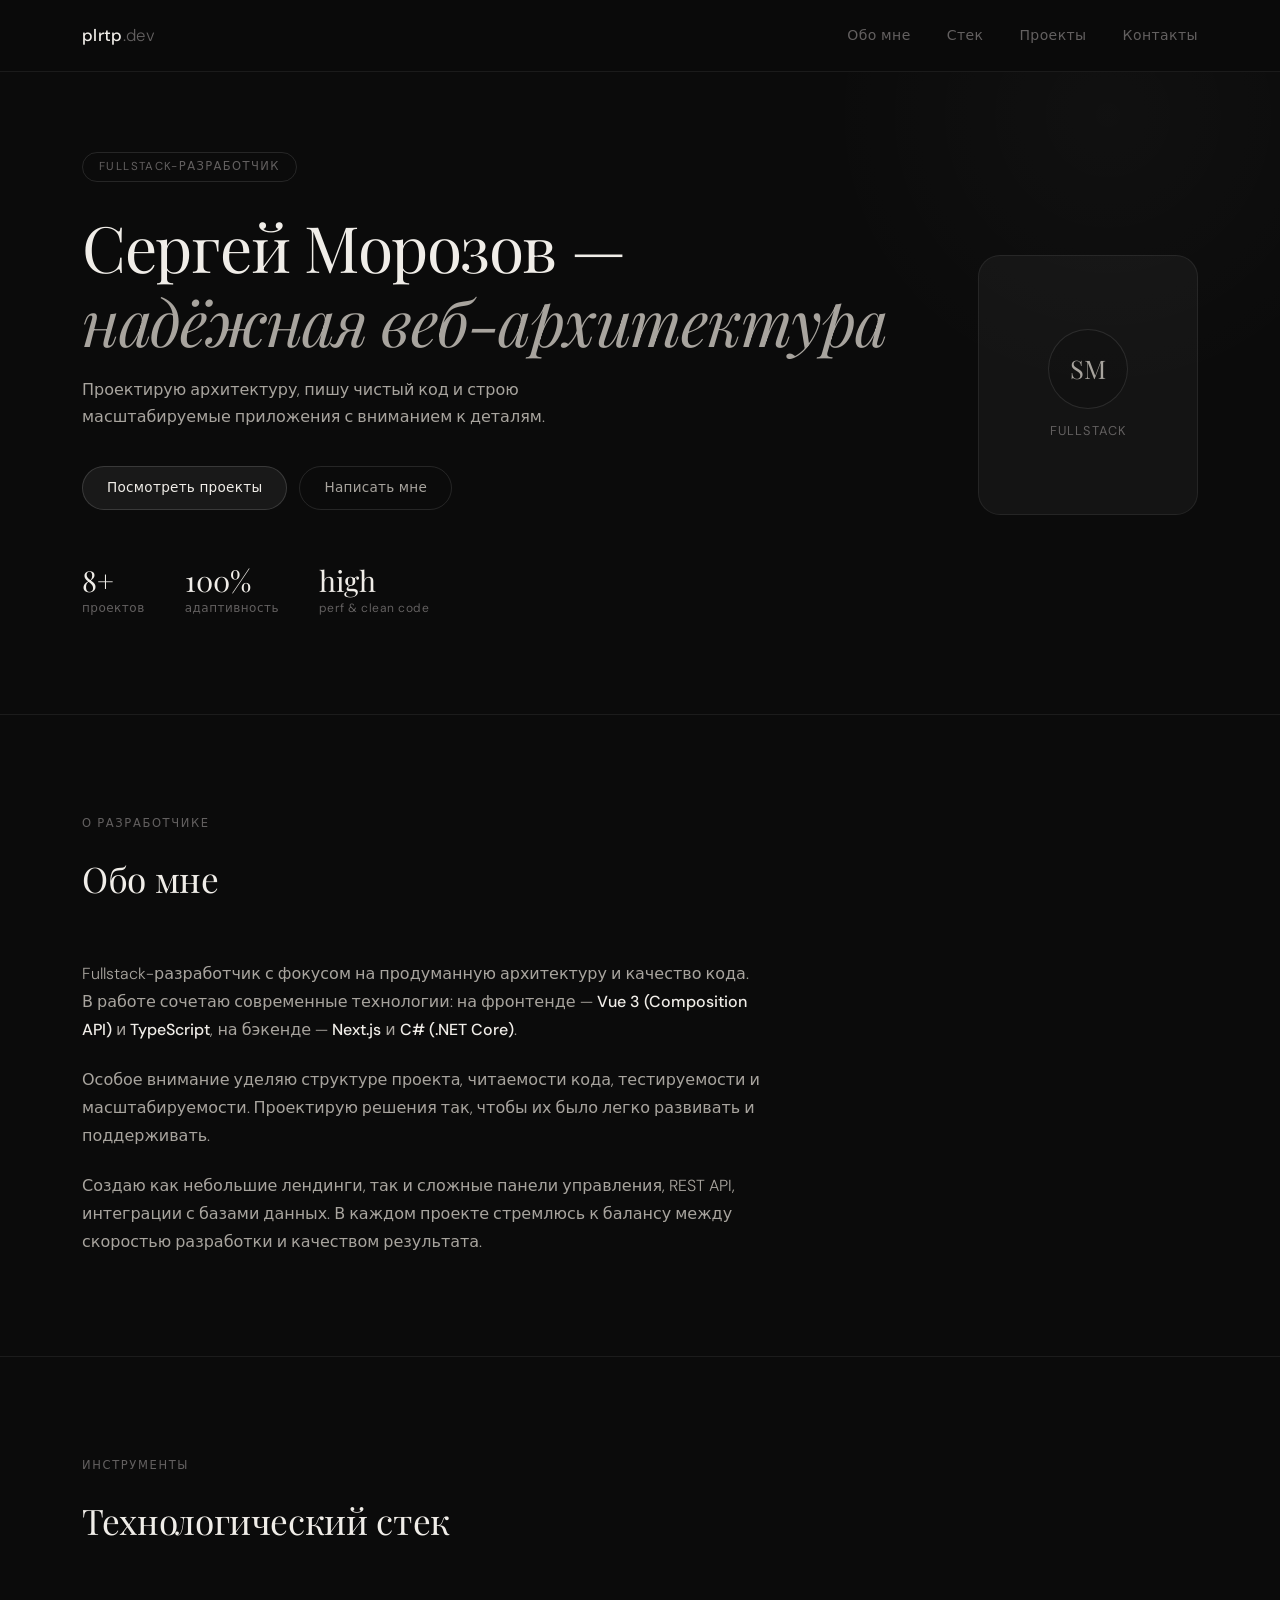
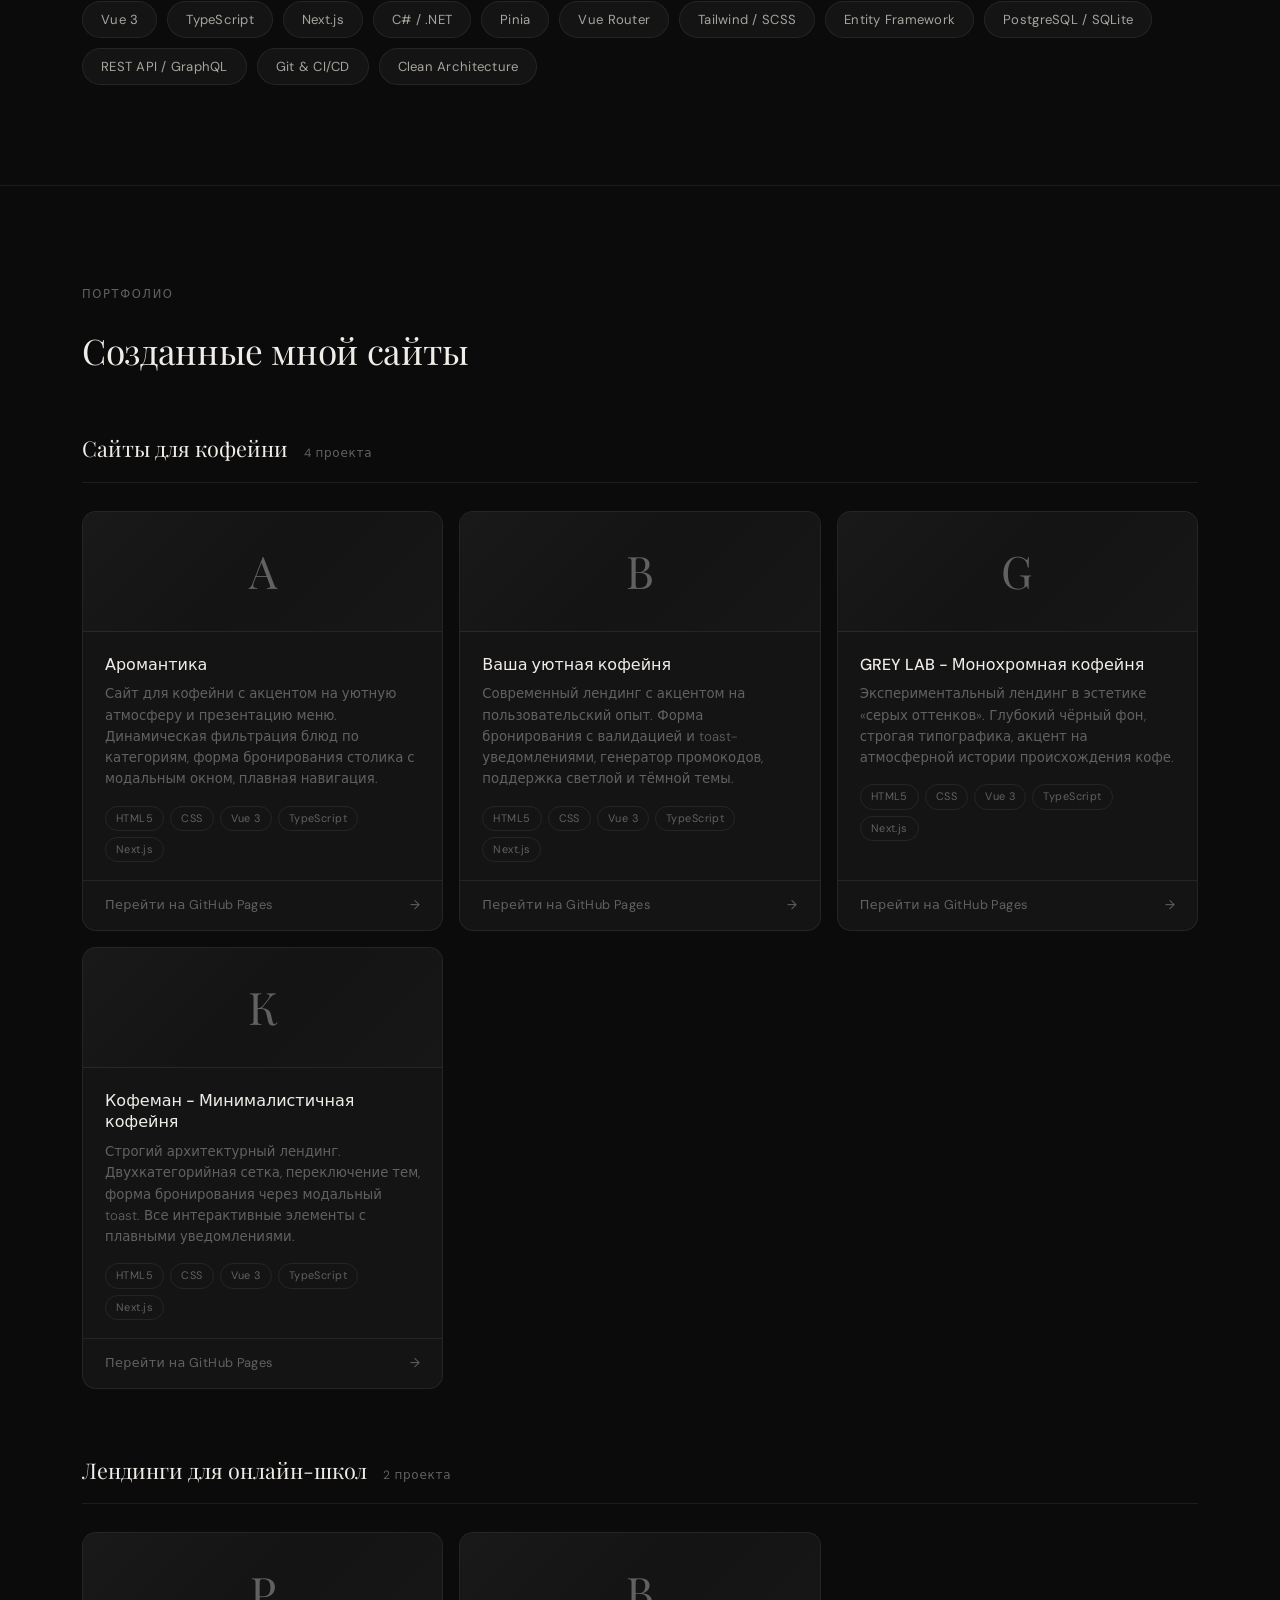
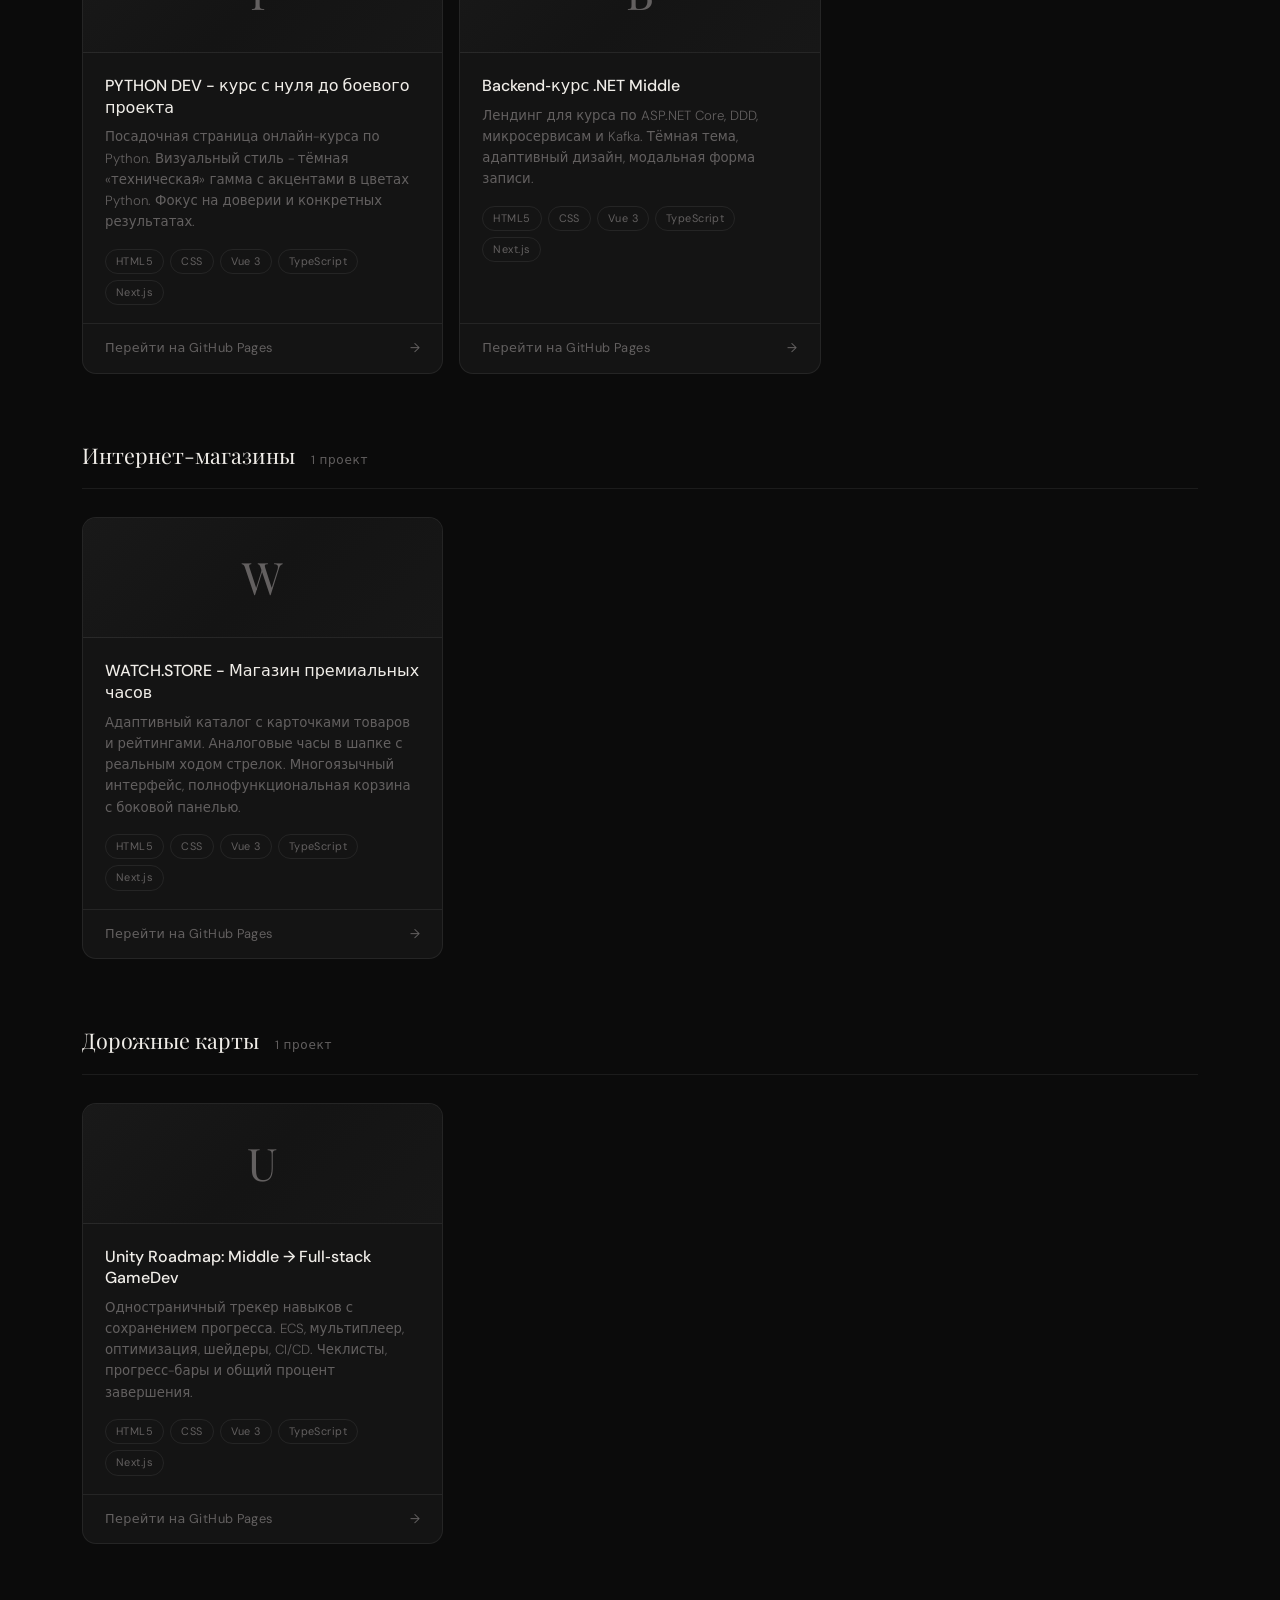
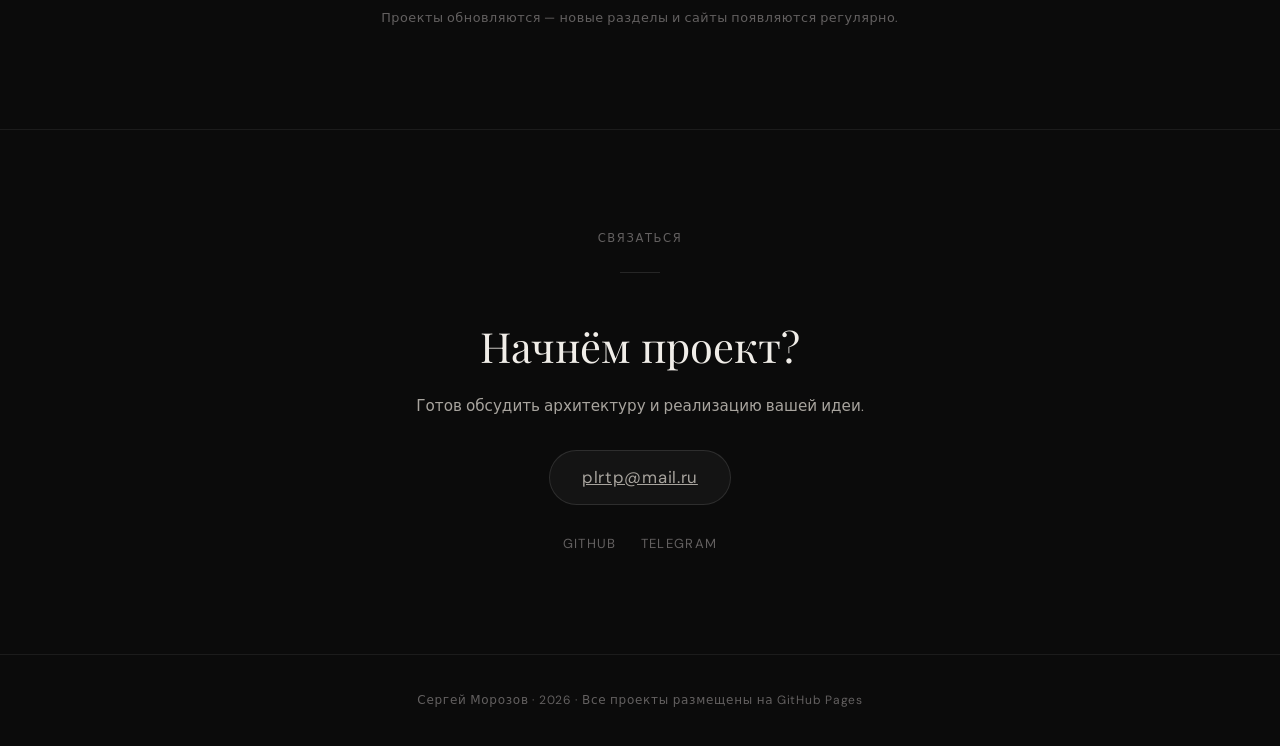
<file: index.html>
<!DOCTYPE html>
<html lang="ru">
<head>
  <meta charset="UTF-8">
  <meta name="viewport" content="width=device-width, initial-scale=1.0, viewport-fit=cover">
  <title>Сергей Морозов | Fullstack-портфолио</title>
  <link href="https://fonts.googleapis.com/css2?family=DM+Sans:ital,opsz,wght@0,9..40,300;0,9..40,400;0,9..40,500;1,9..40,300&family=Playfair+Display:wght@400;500&display=swap" rel="stylesheet">
  <link rel="stylesheet" href="style.css">
  <script src="script.js" defer></script>
</head>

<body>

  <nav class="navbar">
    <div class="container nav-flex">
      <div class="logo">plrtp<span>.dev</span></div>
      <div class="nav-links">
        <a href="#about">Обо мне</a>
        <a href="#stack">Стек</a>
        <a href="#projects">Проекты</a>
        <a href="#contact">Контакты</a>
      </div>
    </div>
  </nav>

  <main>

    <section class="hero">
      <div class="container hero-grid">
        <div class="hero-content">
          <div class="hero-badge">Fullstack-разработчик</div>
          <h1>Сергей Морозов —<br><em>надёжная веб-архитектура</em></h1>
          <p class="hero-desc">Проектирую архитектуру, пишу чистый код и строю масштабируемые приложения с вниманием к деталям.</p>
          <div class="hero-cta">
            <a href="#projects" class="btn btn-primary">Посмотреть проекты</a>
            <a href="#contact" class="btn">Написать мне</a>
          </div>
          <div class="hero-stats">
            <div class="stat-item">
              <div class="stat-number">8+</div>
              <div class="stat-label">проектов</div>
            </div>
            <div class="stat-item">
              <div class="stat-number">100%</div>
              <div class="stat-label">адаптивность</div>
            </div>
            <div class="stat-item">
              <div class="stat-number">high</div>
              <div class="stat-label">perf &amp; clean code</div>
            </div>
          </div>
        </div>
        <div class="hero-avatar">
          <div class="avatar-initials">SM</div>
          <div class="avatar-name">Fullstack</div>
        </div>
      </div>
    </section>

    <section id="about">
      <div class="container">
        <div class="section-eyebrow">О разработчике</div>
        <h2 class="section-title">Обо мне</h2>
        <div class="about-text">
          <p>Fullstack-разработчик с фокусом на продуманную архитектуру и качество кода. В работе сочетаю современные технологии: на фронтенде — <strong>Vue 3 (Composition API)</strong> и <strong>TypeScript</strong>, на бэкенде — <strong>Next.js</strong> и <strong>C# (.NET Core)</strong>.</p>
          <p>Особое внимание уделяю структуре проекта, читаемости кода, тестируемости и масштабируемости. Проектирую решения так, чтобы их было легко развивать и поддерживать.</p>
          <p>Создаю как небольшие лендинги, так и сложные панели управления, REST API, интеграции с базами данных. В каждом проекте стремлюсь к балансу между скоростью разработки и качеством результата.</p>
        </div>
      </div>
    </section>

    <section id="stack">
      <div class="container">
        <div class="section-eyebrow">Инструменты</div>
        <h2 class="section-title">Технологический стек</h2>
        <div class="skills-grid">
          <span class="skill-tag">Vue 3</span>
          <span class="skill-tag">TypeScript</span>
          <span class="skill-tag">Next.js</span>
          <span class="skill-tag">C# / .NET</span>
          <span class="skill-tag">Pinia</span>
          <span class="skill-tag">Vue Router</span>
          <span class="skill-tag">Tailwind / SCSS</span>
          <span class="skill-tag">Entity Framework</span>
          <span class="skill-tag">PostgreSQL / SQLite</span>
          <span class="skill-tag">REST API / GraphQL</span>
          <span class="skill-tag">Git &amp; CI/CD</span>
          <span class="skill-tag">Clean Architecture</span>
        </div>
      </div>
    </section>

    <section id="projects">
      <div class="container">
        <div class="section-eyebrow">Портфолио</div>
        <h2 class="section-title">Созданные мной сайты</h2>
        <div id="projectsContainer"></div>
        <p class="projects-notice" id="noticeText">Проекты обновляются — новые разделы и сайты появляются регулярно.</p>
      </div>
    </section>

    <section id="contact">
      <div class="container">
        <div class="contact-block">
          <div class="section-eyebrow" style="margin-bottom: 24px;">Связаться</div>
          <div class="divider"></div>
          <h3>Начнём проект?</h3>
          <p>Готов обсудить архитектуру и реализацию вашей идеи.</p>
          <a href="mailto:plrtp@mail.ru" class="contact-email">plrtp@mail.ru</a>
          <div class="social-icons">
            <a href="https://github.com/plrtp68217" target="_blank">GitHub</a>
            <a href="https://t.me/poleartop" target="_blank">Telegram</a>
          </div>
        </div>
      </div>
    </section>

  </main>

  <footer>
    <div class="container">
      <p>Сергей Морозов · 2026 · Все проекты размещены на GitHub Pages</p>
    </div>
  </footer>

</body>
</html>
</file>
<file: style.css>
:root {
      --bg:        #0b0b0b;
      --bg-raised: #111111;
      --bg-card:   #141414;
      --border:    rgba(255,255,255,0.07);
      --border-md: rgba(255,255,255,0.11);
      --text-1:    #f0ede8;
      --text-2:    #a8a49e;
      --text-3:    #636060;
      --accent:    #c8c3bc;
      --serif:     'Playfair Display', Georgia, serif;
      --sans:      'DM Sans', system-ui, sans-serif;
      --radius-sm: 8px;
      --radius-md: 14px;
      --radius-lg: 22px;
      --transition: 0.24s cubic-bezier(0.25, 0.46, 0.45, 0.94);
    }

    *, *::before, *::after { box-sizing: border-box; margin: 0; padding: 0; }

    html { scroll-behavior: smooth; }

    body {
      color: var(--text-1);
      font-family: var(--sans);
      line-height: 1.6;
      background: var(--bg);
      -webkit-font-smoothing: antialiased;
    }

    /* ── Layout ── */
    .container {
      max-width: 1180px;
      margin: 0 auto;
      padding: 0 32px;
    }

    @media (max-width: 768px) {
      .container { padding: 0 20px; }
    }

    /* ── Nav ── */
    .navbar {
      position: sticky;
      top: 0;
      z-index: 100;
      border-bottom: 1px solid var(--border);
      padding: 22px 0;
      background: rgba(11,11,11,0.92);
      backdrop-filter: blur(16px);
      -webkit-backdrop-filter: blur(16px);
    }

    .nav-flex {
      display: flex;
      justify-content: space-between;
      align-items: center;
    }

    .logo {
      color: var(--text-1);
      font-family: var(--sans);
      font-weight: 500;
      font-size: 1.05rem;
      letter-spacing: 0.02em;
    }

    .logo span { color: var(--text-3); font-weight: 300; }

    .nav-links {
      display: flex;
      gap: 36px;
    }

    .nav-links a {
      color: var(--text-3);
      font-weight: 400;
      font-size: 0.875rem;
      letter-spacing: 0.03em;
      text-decoration: none;
      transition: color var(--transition);
    }

    .nav-links a:hover { color: var(--text-1); }

    @media (max-width: 768px) {
      .nav-links { gap: 20px; }
      .nav-links a { font-size: 0.82rem; }
    }

    /* ── Sections ── */
    section {
      border-bottom: 1px solid var(--border);
      padding: 100px 0;
    }

    .section-eyebrow {
      margin-bottom: 18px;
      color: var(--text-3);
      font-weight: 400;
      font-size: 0.72rem;
      letter-spacing: 0.14em;
      text-transform: uppercase;
    }

    .section-title {
      margin-bottom: 52px;
      color: var(--text-1);
      font-family: var(--serif);
      font-weight: 400;
      font-size: clamp(1.75rem, 3.5vw, 2.2rem);
      letter-spacing: -0.01em;
    }

    /* ── Hero ── */
    .hero {
      position: relative;
      padding: 80px 0 96px;
      overflow: hidden;
      background: var(--bg);
    }

    .hero::before {
      content: '';
      position: absolute;
      top: -40%;
      right: -10%;
      width: 600px;
      height: 600px;
      border-radius: 50%;
      background: radial-gradient(ellipse, rgba(255,255,255,0.022) 0%, transparent 68%);
      pointer-events: none;
    }

    .hero-grid {
      display: grid;
      grid-template-columns: 1fr auto;
      align-items: center;
      gap: 64px;
    }

    .hero-badge {
      display: inline-block;
      margin-bottom: 28px;
      border: 1px solid var(--border-md);
      border-radius: 40px;
      padding: 5px 16px;
      color: var(--text-3);
      font-size: 0.72rem;
      letter-spacing: 0.12em;
      text-transform: uppercase;
    }

    .hero-content h1 {
      margin-bottom: 20px;
      color: var(--text-1);
      font-family: var(--serif);
      font-weight: 400;
      font-size: clamp(2.6rem, 5.5vw, 4rem);
      line-height: 1.15;
      letter-spacing: -0.02em;
    }

    .hero-content h1 em {
      color: var(--text-2);
      font-style: italic;
    }

    .hero-desc {
      max-width: 480px;
      margin-bottom: 36px;
      color: var(--text-2);
      font-weight: 300;
      font-size: 1rem;
      line-height: 1.65;
    }

    .hero-cta {
      display: flex;
      flex-wrap: wrap;
      gap: 12px;
      margin-bottom: 56px;
    }

    .btn {
      display: inline-flex;
      align-items: center;
      gap: 6px;
      border: 1px solid var(--border-md);
      border-radius: 40px;
      padding: 10px 24px;
      color: var(--text-2);
      font-family: var(--sans);
      font-weight: 400;
      font-size: 0.85rem;
      letter-spacing: 0.02em;
      text-decoration: none;
      background: transparent;
      transition: all var(--transition);
      cursor: pointer;
    }

    .btn:hover {
      border-color: rgba(255,255,255,0.22);
      color: var(--text-1);
      background: rgba(255,255,255,0.04);
    }

    .btn-primary {
      border-color: rgba(255,255,255,0.14);
      color: var(--text-1);
      background: rgba(255,255,255,0.06);
    }

    .btn-primary:hover {
      border-color: rgba(255,255,255,0.26);
      background: rgba(255,255,255,0.1);
    }

    .hero-stats {
      display: flex;
      gap: 40px;
    }

    .stat-item { }

    .stat-number {
      margin-bottom: 4px;
      color: var(--text-1);
      font-family: var(--serif);
      font-weight: 400;
      font-size: 1.8rem;
      line-height: 1;
    }

    .stat-label {
      color: var(--text-3);
      font-size: 0.75rem;
      letter-spacing: 0.04em;
    }

    .hero-avatar {
      display: flex;
      flex-direction: column;
      flex-shrink: 0;
      justify-content: center;
      align-items: center;
      gap: 12px;
      width: 220px;
      height: 260px;
      border: 1px solid var(--border);
      border-radius: var(--radius-lg);
      background: var(--bg-card);
    }

    .avatar-initials {
      display: flex;
      justify-content: center;
      align-items: center;
      width: 80px;
      height: 80px;
      border: 1px solid var(--border-md);
      border-radius: 50%;
      color: var(--text-2);
      font-family: var(--serif);
      font-weight: 400;
      font-size: 1.6rem;
      background: var(--bg-raised);
    }

    .avatar-name {
      color: var(--text-3);
      font-size: 0.8rem;
      letter-spacing: 0.08em;
      text-transform: uppercase;
    }

    @media (max-width: 768px) {
      .hero-grid {
        grid-template-columns: 1fr;
        gap: 40px;
      }
      .hero-avatar {
        flex-direction: row;
        gap: 20px;
        width: 100%;
        height: 140px;
      }
      .hero-stats {
        gap: 28px;
      }
    }

    /* ── About ── */
    .about-text {
      max-width: 680px;
    }

    .about-text p {
      margin-bottom: 22px;
      color: var(--text-2);
      font-weight: 300;
      font-size: 1rem;
      line-height: 1.75;
    }

    .about-text p:last-child { margin-bottom: 0; }

    .about-text strong {
      color: var(--text-1);
      font-weight: 500;
    }

    /* ── Stack ── */
    .skills-grid {
      display: flex;
      flex-wrap: wrap;
      gap: 10px;
    }

    .skill-tag {
      border: 1px solid var(--border);
      border-radius: 40px;
      padding: 7px 18px;
      color: var(--text-2);
      font-weight: 400;
      font-size: 0.82rem;
      letter-spacing: 0.02em;
      background: var(--bg-card);
      transition: all var(--transition);
      cursor: default;
    }

    .skill-tag:hover {
      border-color: var(--border-md);
      color: var(--text-1);
      background: var(--bg-raised);
    }

    /* ── Projects ── */
    .projects-category {
      margin-bottom: 64px;
    }

    .category-header {
      display: flex;
      align-items: baseline;
      gap: 16px;
      margin-bottom: 28px;
      border-bottom: 1px solid var(--border);
      padding-bottom: 16px;
    }

    .category-title {
      color: var(--text-1);
      font-family: var(--serif);
      font-weight: 400;
      font-size: 1.35rem;
    }

    .category-count {
      color: var(--text-3);
      font-size: 0.75rem;
      letter-spacing: 0.06em;
    }

    .projects-grid {
      display: grid;
      grid-template-columns: repeat(auto-fill, minmax(320px, 1fr));
      gap: 16px;
    }

    .project-card {
      display: flex;
      flex-direction: column;
      border: 1px solid var(--border);
      border-radius: var(--radius-md);
      overflow: hidden;
      background: var(--bg-card);
      transition: transform var(--transition), border-color var(--transition), box-shadow var(--transition);
    }

    .project-card:hover {
      border-color: var(--border-md);
      box-shadow: 0 18px 40px -12px rgba(0,0,0,0.6);
      transform: translateY(-3px);
    }

    .project-img {
      display: flex;
      justify-content: center;
      align-items: center;
      height: 120px;
      border-bottom: 1px solid var(--border);
      background: linear-gradient(135deg, #191919 0%, #141414 50%, #171717 100%);
    }

    .project-initial {
      color: var(--text-3);
      font-family: var(--serif);
      font-weight: 400;
      font-size: 2.8rem;
      line-height: 1;
    }

    .project-info {
      flex: 1;
      padding: 22px 22px 0;
    }

    .project-title {
      margin-bottom: 8px;
      color: var(--text-1);
      font-weight: 500;
      font-size: 1rem;
      line-height: 1.35;
    }

    .project-desc {
      margin-bottom: 16px;
      color: var(--text-3);
      font-weight: 300;
      font-size: 0.83rem;
      line-height: 1.6;
    }

    .project-tech {
      display: flex;
      flex-wrap: wrap;
      gap: 6px;
      padding-bottom: 18px;
    }

    .tech-badge {
      border: 1px solid var(--border);
      border-radius: 20px;
      padding: 3px 10px;
      color: var(--text-3);
      font-weight: 400;
      font-size: 0.68rem;
      letter-spacing: 0.04em;
      background: transparent;
    }

    .project-link {
      display: flex;
      align-items: center;
      gap: 6px;
      border-top: 1px solid var(--border);
      padding: 14px 22px;
      color: var(--text-3);
      font-weight: 400;
      font-size: 0.8rem;
      letter-spacing: 0.03em;
      text-decoration: none;
      transition: all var(--transition);
    }

    .project-link:hover {
      color: var(--text-1);
      background: rgba(255,255,255,0.03);
    }

    .project-link .arrow {
      margin-left: auto;
      transition: transform var(--transition);
    }

    .project-card:hover .arrow {
      transform: translateX(3px);
    }

    .projects-notice {
      margin-top: 16px;
      color: var(--text-3);
      font-size: 0.8rem;
      letter-spacing: 0.04em;
      text-align: center;
    }

    /* ── Contact ── */
    .contact-block {
      max-width: 640px;
      margin: 0 auto;
      text-align: center;
    }

    .contact-block h3 {
      margin-bottom: 14px;
      color: var(--text-1);
      font-family: var(--serif);
      font-weight: 400;
      font-size: clamp(1.8rem, 4vw, 2.6rem);
    }

    .contact-block p {
      margin-bottom: 32px;
      color: var(--text-2);
      font-weight: 300;
      font-size: 0.95rem;
    }

    .contact-email {
      display: inline-block;
      margin-bottom: 28px;
      border: 1px solid var(--border-md);
      border-radius: 40px;
      padding: 13px 32px;
      color: var(--text-2);
      font-weight: 400;
      font-size: 1.05rem;
      letter-spacing: 0.04em;
      background: var(--bg-card);
      transition: all var(--transition);
    }

    .contact-email:hover {
      border-color: rgba(255,255,255,0.22);
      color: var(--text-1);
    }

    .social-icons {
      display: flex;
      justify-content: center;
      gap: 24px;
    }

    .social-icons a {
      color: var(--text-3);
      font-size: 0.82rem;
      letter-spacing: 0.1em;
      text-decoration: none;
      text-transform: uppercase;
      transition: color var(--transition);
    }

    .social-icons a:hover { color: var(--text-1); }

    /* ── Divider ── */
    .divider {
      width: 40px;
      height: 1px;
      margin: 0 auto 40px;
      background: var(--border-md);
    }

    /* ── Footer ── */
    footer {
      padding: 36px 0;
      text-align: center;
    }

    footer p {
      color: var(--text-3);
      font-size: 0.75rem;
      letter-spacing: 0.06em;
    }
</file>
